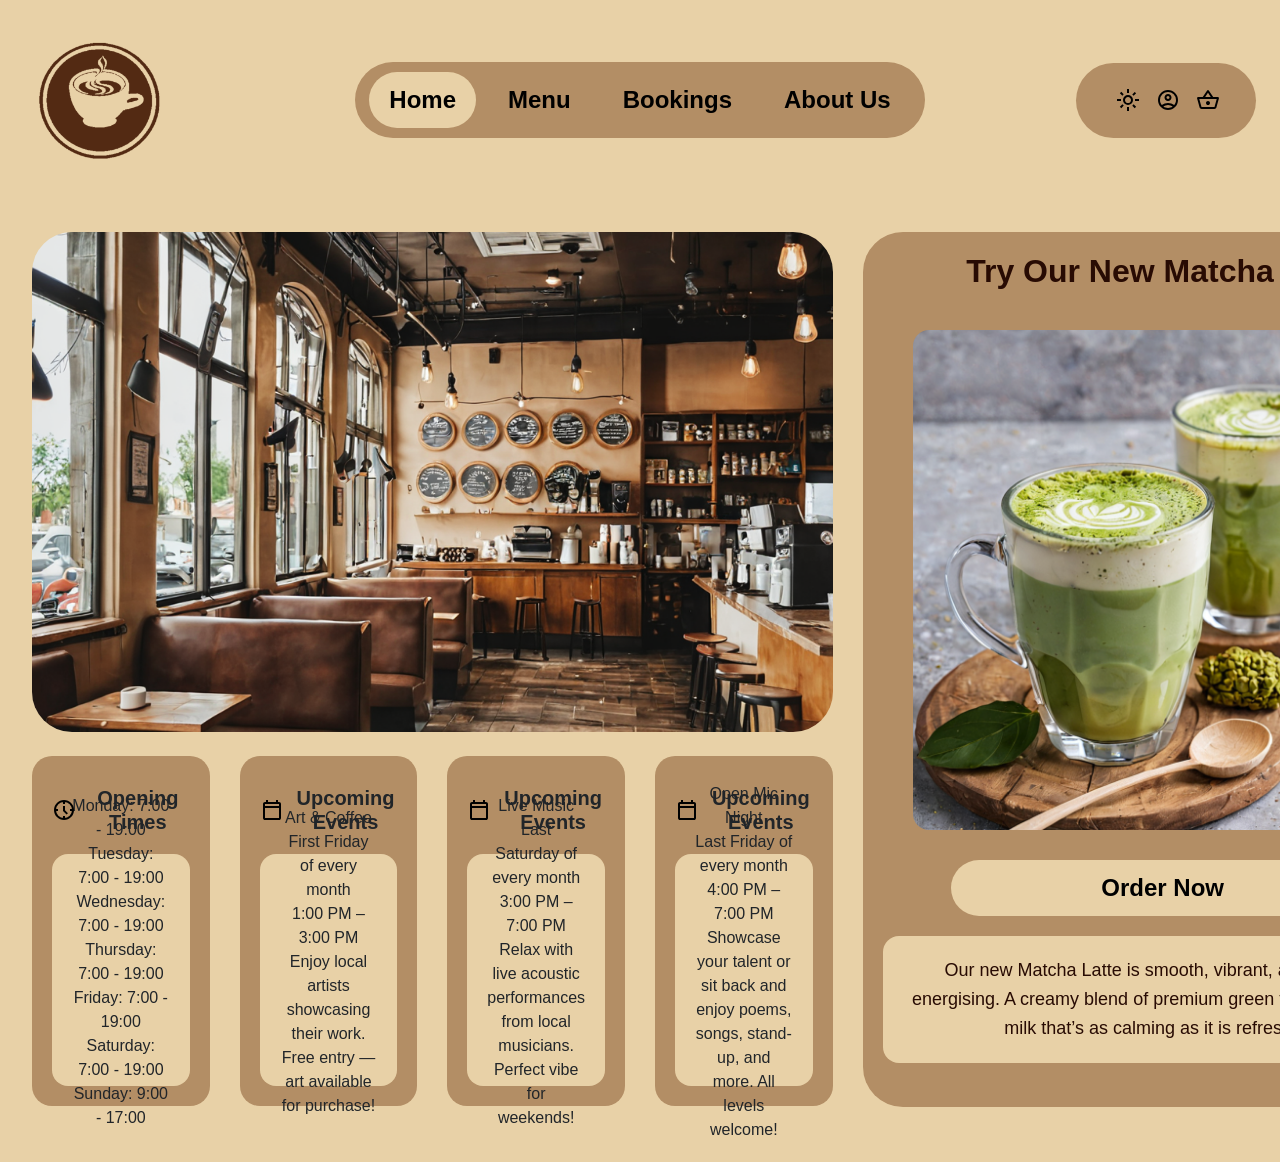
<file: index.html>
<!DOCTYPE html>
<html lang="en">
<head>
    <meta charset="UTF-8">
    <meta name="viewport" content="width=device-width, initial-scale=1.0">
    <title>Cafe Beans</title>

    <link href="https://stackpath.bootstrapcdn.com/bootstrap/4.5.2/css/bootstrap.min.css" rel="stylesheet">
    <link rel="stylesheet" href="home.css">
    <link rel="icon" type="image/png" href="assets/light-logo.png">

    <script src="https://code.jquery.com/jquery-3.5.1.slim.min.js"></script>
    <script src="https://cdn.jsdelivr.net/npm/@popperjs/core@2.9.2/dist/umd/popper.min.js"></script>
    <script src="https://stackpath.bootstrapcdn.com/bootstrap/4.5.2/js/bootstrap.min.js"></script>
</head>
<body>

    <header>
        <nav class="navbar cafe-navbar">
            <div class="nav-left">
                <a class="navbar-brand mb-0" href="#">
                    <img src="assets/dark-logo.png" class="logo-image" alt="Cafe Beans Logo">
                </a>
            </div>

            <div class="nav-center">
                <ul class="nav nav-pills center-pills">
                    <li class="nav-item">
                        <a class="nav-link active" href="index.html">Home</a>
                    </li>
                    <li class="nav-item">
                        <a class="nav-link" href="menu.html">Menu</a>
                    </li>
                    <li class="nav-item">
                        <a class="nav-link" href="bookings.html">Bookings</a>
                    </li>
                    <li class="nav-item">
                        <a class="nav-link" href="about-us.html">About Us</a>
                    </li>
                </ul>
            </div>

            <div class="nav-right">
                <ul class="icon-nav">
                    <li class="nav-item">
                        <a href="#">
                            <img src="./assets/icons/light_mode_24dp_E3E3E3_FILL0_wght400_GRAD0_opsz24.svg" alt="Theme">
                        </a>
                    </li>
                    <li class="nav-item">
                        <a href="#">
                            <img src="./assets/icons/account_circle_24dp_E3E3E3_FILL0_wght400_GRAD0_opsz24.svg" alt="Account">
                        </a>
                    </li>
                    <li class="nav-item">
                        <a href="#">
                            <img src="./assets/icons/shopping_basket_24dp_E3E3E3_FILL0_wght400_GRAD0_opsz24.svg" alt="Basket">
                        </a>
                    </li>
                </ul>
            </div>
        </nav>
    </header>

<main class="container-fluid main-content">
    <div class="row">

        <!-- LEFT SIDE -->
        <div class="col-lg-8">

            <!-- Main Image -->
            <div class="image-container mb-4">
                <img src="./assets/ai-images/main-image.png" class="main-image" alt="Main cafe image">
            </div>

            <!-- NEW ROW: 4 CARDS -->
            <div class="row">

                <div class="col-md-6 col-lg-3 mb-4">
                    <div class="card small-card">
                        <div class="card-body text-center">
                            <div class="card-header-row">
                                <img src="./assets/icons/nest_clock_farsight_analog_24dp_E3E3E3_FILL0_wght400_GRAD0_opsz24.svg" alt="Clock" class="card-icon">
                                <h5>Opening Times</h5>
                            </div>
                            <div class="small-card-desc-card">
                                <div class="small-card-desc-body">
                                    <p class="small-card-text">
                                        Monday: 7:00 - 19:00<br>
                                        Tuesday: 7:00 - 19:00<br>
                                        Wednesday: 7:00 - 19:00<br>
                                        Thursday: 7:00 - 19:00<br>
                                        Friday: 7:00 - 19:00<br>
                                        Saturday: 7:00 - 19:00<br>
                                        Sunday: 9:00 - 17:00
                                </p>
                                </div>
                            </div>
                        </div>
                    </div>
                </div>

                <div class="col-md-6 col-lg-3 mb-4">
                    <div class="card small-card">
                        <div class="card-body text-center">
                            <div class="card-header-row">
                                <img src="./assets/icons/calendar_today_24dp_E3E3E3_FILL0_wght400_GRAD0_opsz24.svg" alt="Calendar" class="card-icon">
                                <h5>Upcoming Events</h5>
                            </div>
                            <div class="small-card-desc-card">
                                <div class="small-card-desc-body">
                                    <p class="small-card-text">
                                        Art & Coffee<br>
First Friday of every month<br> 1:00 PM – 3:00 PM<br>
                                         Enjoy local artists showcasing their work. Free entry — art available for purchase!
                                    </p>
                                </div>
                            </div>
                        </div>
                    </div>
                </div>

                <div class="col-md-6 col-lg-3 mb-4">
                    <div class="card small-card">
                        <div class="card-body text-center">
                            <div class="card-header-row">
                                <img src="./assets/icons/calendar_today_24dp_E3E3E3_FILL0_wght400_GRAD0_opsz24.svg" alt="Calendar" class="card-icon">
                                <h5>Upcoming Events</h5>
                            </div>
                            <div class="small-card-desc-card">
                                <div class="small-card-desc-body">
                                    <p class="small-card-text">
                                    Live Music<br>
Last Saturday of every month<br> 3:00 PM – 7:00 PM<br>
                                    Relax with live acoustic performances from local musicians. Perfect vibe for weekends!
                                    </p>
                                </div>
                            </div>
                        </div>
                    </div>
                </div>

                <div class="col-md-6 col-lg-3 mb-4">
                    <div class="card small-card">
                        <div class="card-body text-center">
                            <div class="card-header-row">
                                <img src="./assets/icons/calendar_today_24dp_E3E3E3_FILL0_wght400_GRAD0_opsz24.svg" alt="Calendar" alt="Clock" class="card-icon">
                                <h5>Upcoming Events</h5>
                            </div>
                            <div class="small-card-desc-card">
                                <div class="small-card-desc-body">
                                    <p class="small-card-text">
                                        Open Mic Night<br>
Last Friday of every month<br> 4:00 PM – 7:00 PM<br>
Showcase your talent or sit back and enjoy poems,
songs, stand-up, and more. All levels welcome!
                                </p>
                                </div>
                            </div>
                        </div>
                    </div>
                </div>

            </div>
        </div>

        <!-- RIGHT SIDE -->
        <div class="col-lg-4">
            <div class="card info-card">
                <div class="card-info-body">
                    <h3 class="card-title">Try Our New Matcha Latte</h3>
                        <img src="./assets/ai-images/matcha-latte.png" class="card-image" alt="Card image">
                        <a href="#" class="btn custom-btn">Order Now</a>
                        <div class="card-desc-card">
                            <div class="card-desc-body">
                                <p class="card-text">
                                    Our new Matcha Latte is smooth, vibrant,
                                    and naturally energising. A creamy blend of premium green tea and steamed milk that’s 
                                    as calming as it is refreshing.
                               </p>
                            </div>
                        </div>
                    </div>
                </div>
            </div>
        </div>
    </div>
</main>

</body>
</html>
</file>
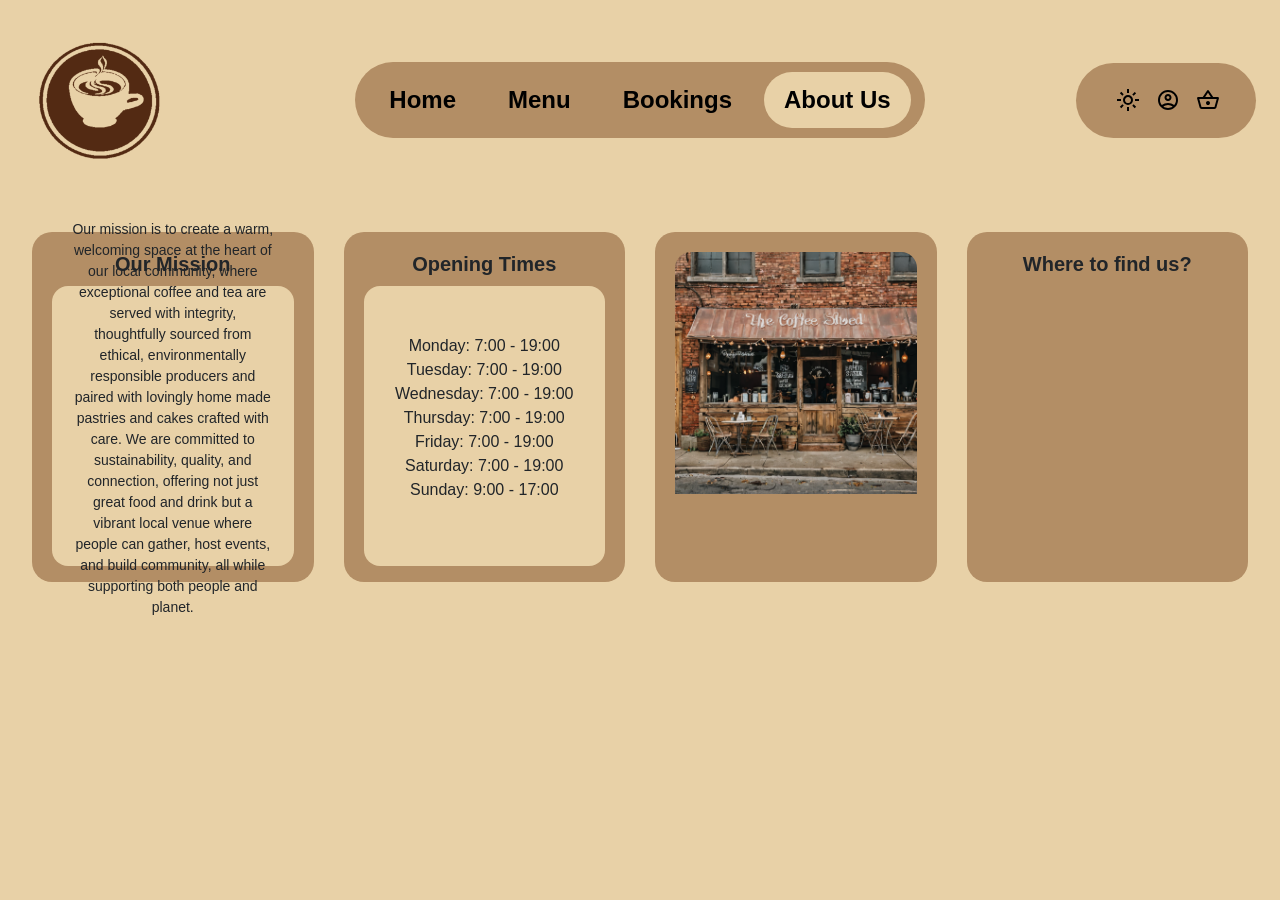
<file: about-us.html>
<!DOCTYPE html>
<html lang="en">
<head>
    <meta charset="UTF-8">
    <meta name="viewport" content="width=device-width, initial-scale=1.0">
    <title>Cafe Beans</title>

    <link href="https://stackpath.bootstrapcdn.com/bootstrap/4.5.2/css/bootstrap.min.css" rel="stylesheet">
    <link rel="stylesheet" href="about-us.css">
    <link rel="icon" type="image/png" href="assets/light-logo.png">

    <script src="https://code.jquery.com/jquery-3.5.1.slim.min.js"></script>
    <script src="https://cdn.jsdelivr.net/npm/@popperjs/core@2.9.2/dist/umd/popper.min.js"></script>
    <script src="https://stackpath.bootstrapcdn.com/bootstrap/4.5.2/js/bootstrap.min.js"></script>
</head>
<body>

    <header>
        <nav class="navbar cafe-navbar">
            <div class="nav-left">
                <a class="navbar-brand mb-0" href="#">
                    <img src="assets/dark-logo.png" class="logo-image" alt="Cafe Beans Logo">
                </a>
            </div>

            <div class="nav-center">
                <ul class="nav nav-pills center-pills">
                    <li class="nav-item">
                        <a class="nav-link" href="index.html">Home</a>
                    </li>
                    <li class="nav-item">
                        <a class="nav-link" href="menu.html">Menu</a>
                    </li>
                    <li class="nav-item">
                        <a class="nav-link" href="bookings.html">Bookings</a>
                    </li>
                    <li class="nav-item">
                        <a class="nav-link active" href="about-us.html">About Us</a>
                    </li>
                </ul>
            </div>

            <div class="nav-right">
                <ul class="icon-nav">
                    <li class="nav-item">
                        <a href="#">
                            <img src="./assets/icons/light_mode_24dp_E3E3E3_FILL0_wght400_GRAD0_opsz24.svg" alt="Theme">
                        </a>
                    </li>
                    <li class="nav-item">
                        <a href="#">
                            <img src="./assets/icons/account_circle_24dp_E3E3E3_FILL0_wght400_GRAD0_opsz24.svg" alt="Account">
                        </a>
                    </li>
                    <li class="nav-item">
                        <a href="#">
                            <img src="./assets/icons/shopping_basket_24dp_E3E3E3_FILL0_wght400_GRAD0_opsz24.svg" alt="Basket">
                        </a>
                    </li>
                </ul>
            </div>
        </nav>
    </header>

<main class="container-fluid main-content">
            <div class="row">

                <div class="col-md-6 col-lg-3 mb-4">
                    <div class="card small-card">
                        <div class="card-body text-center">
                            <h5>Our Mission</h5>
                            <div class="small-card-desc-card">
                                <div class="small-card-desc-body">
                                    <p class="mission-small-card-text">
                                        Our mission is to create a warm, welcoming space at the heart of our local community, where exceptional coffee and tea are served with integrity, thoughtfully sourced from ethical, environmentally responsible producers and paired with lovingly home made pastries and cakes crafted with care. We are committed to sustainability, quality, and connection, offering not just great food and drink but a vibrant local venue where people can gather, host events, and build community, all while supporting both people and planet.
                                </p>
                                </div>
                            </div>
                        </div>
                    </div>
                </div>

                <div class="col-md-6 col-lg-3 mb-4">
                    <div class="card small-card">
                        <div class="card-body text-center">
                            <h5>Opening Times</h5>
                            <div class="small-card-desc-card">
                                <div class="small-card-desc-body">
                                    <p class="small-card-text">
                                        Monday: 7:00 - 19:00<br>
                                        Tuesday: 7:00 - 19:00<br>
                                        Wednesday: 7:00 - 19:00<br>
                                        Thursday: 7:00 - 19:00<br>
                                        Friday: 7:00 - 19:00<br>
                                        Saturday: 7:00 - 19:00<br>
                                        Sunday: 9:00 - 17:00
                                    </p>
                                </div>
                            </div>
                        </div>
                    </div>
                </div>

                <div class="col-md-6 col-lg-3 mb-4">
                    <div class="card small-card">
                        <div class="card-body text-center">
                            <div class="about-image-container mb-4">
                                <img src="./assets/ai-images/about-us-cafe.png" class="about-card-image img-fluid" alt="Card image">
                            </div>
                        </div>
                    </div>
                </div>

                <div class="col-md-6 col-lg-3 mb-4">
                    <div class="card small-card">
                        <div class="card-body text-center">
                            <div class="image-container mb-4">
                                <h5>Where to find us?</h5>
                                <iframe
                                    src="https://www.google.com/maps?q=Watford&output=embed"
                                    width="100%"
                                    height="280px"
                                    style="border:0; border-radius:12px;"
                                    allowfullscreen=""
                                    loading="lazy">
                                </iframe>
                            </div>
                        </div>
                    </div>
                </div>

            </div>
        </div>
</main>

</body>
</html>
</file>
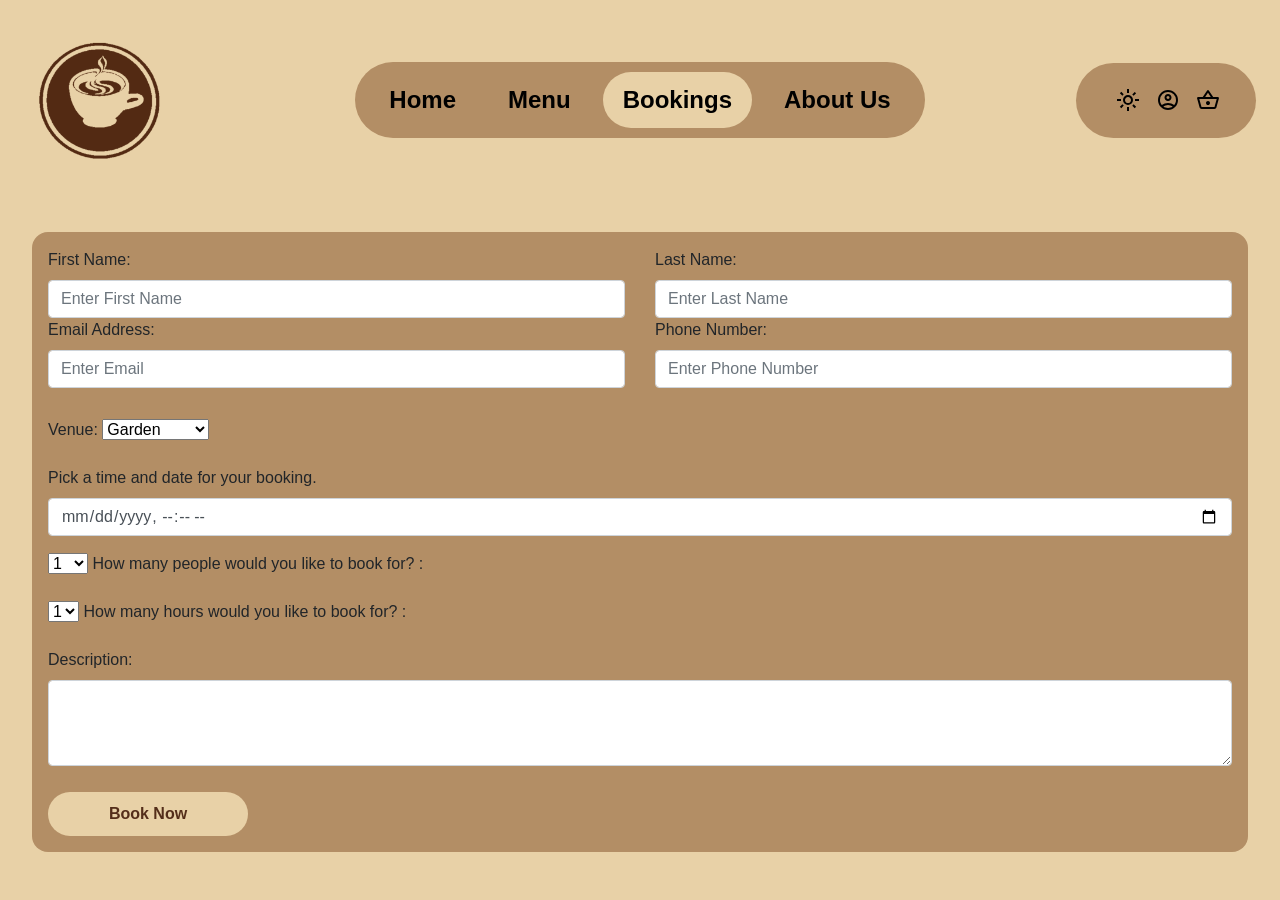
<file: bookings.html>
<!DOCTYPE html>
<html lang="en">
<head>
    <meta charset="UTF-8">
    <meta name="viewport" content="width=device-width, initial-scale=1.0">
    <title>Cafe Beans</title>

    <link href="https://stackpath.bootstrapcdn.com/bootstrap/4.5.2/css/bootstrap.min.css" rel="stylesheet">
    <link rel="stylesheet" href="bookings.css">
    <link rel="icon" type="image/png" href="assets/light-logo.png">

    <script src="https://code.jquery.com/jquery-3.5.1.slim.min.js"></script>
    <script src="https://cdn.jsdelivr.net/npm/@popperjs/core@2.9.2/dist/umd/popper.min.js"></script>
    <script src="https://stackpath.bootstrapcdn.com/bootstrap/4.5.2/js/bootstrap.min.js"></script>
</head>
<body>

    <header>
        <nav class="navbar cafe-navbar">
            <div class="nav-left">
                <a class="navbar-brand mb-0" href="#">
                    <img src="assets/dark-logo.png" class="logo-image" alt="Cafe Beans Logo">
                </a>
            </div>

            <div class="nav-center">
                <ul class="nav nav-pills center-pills">
                    <li class="nav-item">
                        <a class="nav-link" href="index.html">Home</a>
                    </li>
                    <li class="nav-item">
                        <a class="nav-link" href="menu.html">Menu</a>
                    </li>
                    <li class="nav-item">
                        <a class="nav-link active" href="bookings.html">Bookings</a>
                    </li>
                    <li class="nav-item">
                        <a class="nav-link" href="about-us.html">About Us</a>
                    </li>
                </ul>
            </div>

            <div class="nav-right">
                <ul class="icon-nav">
                    <li class="nav-item">
                        <a href="#">
                            <img src="./assets/icons/light_mode_24dp_E3E3E3_FILL0_wght400_GRAD0_opsz24.svg" alt="Theme">
                        </a>
                    </li>
                    <li class="nav-item">
                        <a href="#">
                            <img src="./assets/icons/account_circle_24dp_E3E3E3_FILL0_wght400_GRAD0_opsz24.svg" alt="Account">
                        </a>
                    </li>
                    <li class="nav-item">
                        <a href="#">
                            <img src="./assets/icons/shopping_basket_24dp_E3E3E3_FILL0_wght400_GRAD0_opsz24.svg" alt="Basket">
                        </a>
                    </li>
                </ul>
            </div>
        </nav>
    </header>

<main class="container-fluid main-content">
    <form action="/action_page.php" class="validate-fields">
    <div class="p-3">
        <div class="row">
            <div class="col">
                <label for="fname" class="form-label">First Name:</label>
                <input type="text" class="form-control" id="fname" placeholder="Enter First Name" name="fname" required>
                <div class="valid-feedback">Valid.</div>
                <div class="invalid-feedback">Please fill out this field.</div>
            </div>
            <div class="col">
                <label for="lname" class="form-label">Last Name:</label>
                <input type="text" class="form-control" id="lname" placeholder="Enter Last Name" name="lname" required>
                <div class="valid-feedback">Valid.</div>
                <div class="invalid-feedback">Please fill out this field.</div>
            </div>
        </div>

        <div class="row">
            <div class="col">
                <label for="email" class="form-label">Email Address:</label>
                <input type="email" class="form-control" id="email" placeholder="Enter Email" name="email" required>
                <div class="valid-feedback">Valid.</div>
                <div class="invalid-feedback">Please fill out this field.</div>
            </div>
            <div class="col">
                <label for="tel" class="form-label">Phone Number:</label>
                <input type="tel" class="form-control" id="tel" placeholder="Enter Phone Number" name="tel" required>
                <div class="valid-feedback">Valid.</div>
                <div class="invalid-feedback">Please fill out this field.</div>
            </div>
        </div>
            <div class="venue-form-floating">
            <label for="sel1" class="form-label">Venue:</label>
            <select class="form-select" id="sel1" name="sellist">
                <option>Garden</option>
                <option>Front Room</option>
                <option>Back Room</option>
            </select>
        </div>

        <div class="mb-3"></div>
            <div class="row">
                <div class="col">
                <label for="date" class="form-label">Pick a time and date for your booking.</label>
                <input type="datetime-local" class="form-control" placeholder="Please enter a date" name="email">
                </div>
            </div>
        <div class="mb-3"></div>
        <div class="form-floating">
            <select class="form-select" id="sel1" name="sellist">
                <option>1</option>
                <option>2</option>
                <option>3</option>
                <option>4</option>
                <option>5</option>
                <option>6</option>
                <option>7</option>
                <option>8</option>
                <option>9</option>
                <option>10</option>
            </select>
            <label for="sel1" class="form-label">How many people would you like to book for? :</label>
        </div>
        <div class="mb-3"></div>
        <div class="form-floating">
            <select class="form-select" id="sel1" name="sellist">
                <option>1</option>
                <option>2</option>
                <option>3</option>
                <option>4</option>
                <option>5</option>
                <option>6</option>
            </select>
            <label for="sel1" class="form-label">How many hours would you like to book for? :</label>
        </div>

        <div class="mb-3 mt-3">
            <label for="comment">Description:</label>
            <textarea class="form-control" rows="3" id="comment" name="text"></textarea>
        </div>
        <button href="successful_booking.html" class="btn btn-light" style="color:#542e1a;">Book Now</button>
        </div>
    </form>
</main>

</body>
</html>
</file>
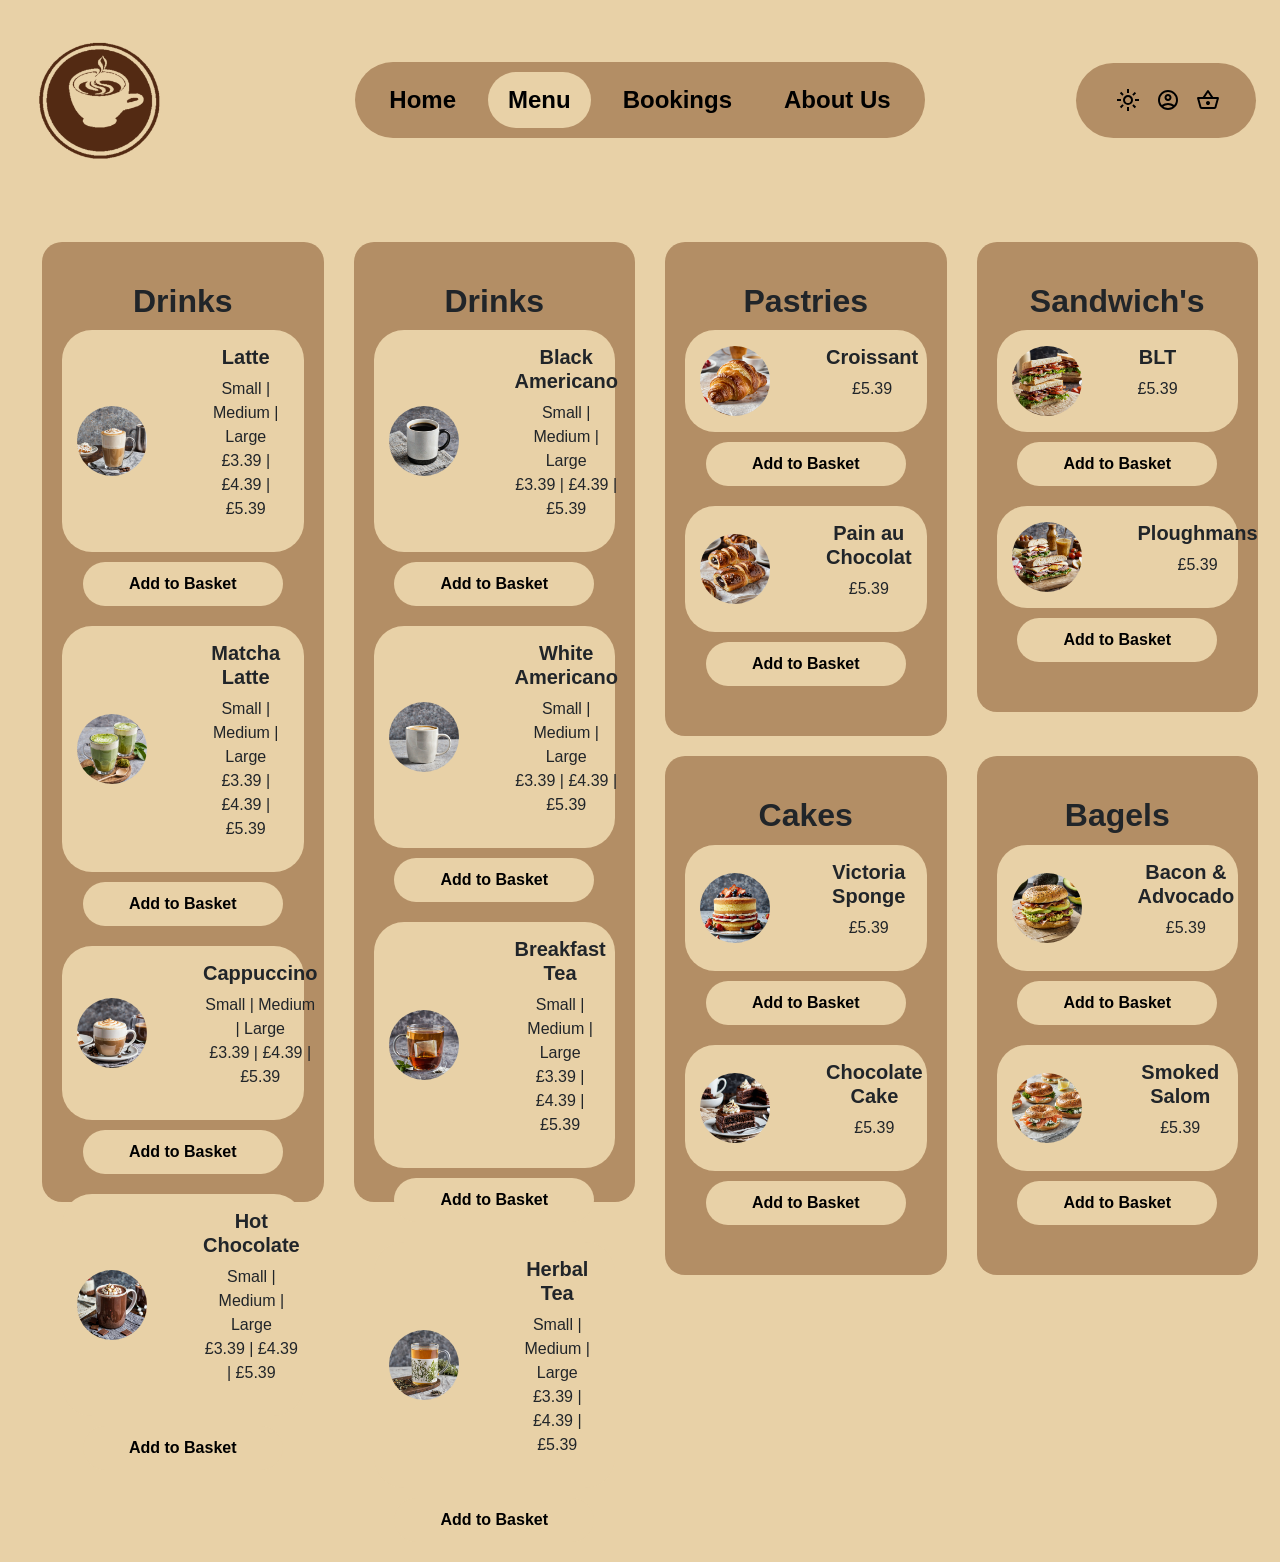
<file: menu.html>
<!DOCTYPE html>
<html lang="en">
<head>
    <meta charset="UTF-8">
    <meta name="viewport" content="width=device-width, initial-scale=1.0">
    <title>Cafe Beans</title>

    <link href="https://stackpath.bootstrapcdn.com/bootstrap/4.5.2/css/bootstrap.min.css" rel="stylesheet">
    <link rel="stylesheet" href="menu-styles.css">
    <link rel="icon" type="image/png" href="assets/light-logo.png">

    <script src="https://code.jquery.com/jquery-3.5.1.slim.min.js"></script>
    <script src="https://cdn.jsdelivr.net/npm/@popperjs/core@2.9.2/dist/umd/popper.min.js"></script>
    <script src="https://stackpath.bootstrapcdn.com/bootstrap/4.5.2/js/bootstrap.min.js"></script>
</head>
<body>

    <header>
        <nav class="navbar cafe-navbar">
            <div class="nav-left">
                <a class="navbar-brand mb-0" href="#">
                    <img src="assets/dark-logo.png" class="logo-image" alt="Cafe Beans Logo">
                </a>
            </div>

            <div class="nav-center">
                <ul class="nav nav-pills center-pills">
                    <li class="nav-item">
                        <a class="nav-link" href="index.html">Home</a>
                    </li>
                    <li class="nav-item">
                        <a class="nav-link active" href="menu.html">Menu</a>
                    </li>
                    <li class="nav-item">
                        <a class="nav-link" href="bookings.html">Bookings</a>
                    </li>
                    <li class="nav-item">
                        <a class="nav-link" href="about-us.html">About Us</a>
                    </li>
                </ul>
            </div>

            <div class="nav-right">
                <ul class="icon-nav">
                    <li class="nav-item">
                        <a href="#">
                            <img src="./assets/icons/light_mode_24dp_E3E3E3_FILL0_wght400_GRAD0_opsz24.svg" alt="Theme">
                        </a>
                    </li>
                    <li class="nav-item">
                        <a href="#">
                            <img src="./assets/icons/account_circle_24dp_E3E3E3_FILL0_wght400_GRAD0_opsz24.svg" alt="Account">
                        </a>
                    </li>
                    <li class="nav-item">
                        <a href="#">
                            <img src="./assets/icons/shopping_basket_24dp_E3E3E3_FILL0_wght400_GRAD0_opsz24.svg" alt="Basket">
                        </a>
                    </li>
                </ul>
            </div>
        </nav>
    </header>

<main class="container-fluid main-content">

            <div class="row">

                <div class="col-lg-3 col-md-6 mb-4">
                    <div class="card menu-card">
                        <div class="card-body text-center">
                            <h2>Drinks</h2>
                            <div class="menu-card-body">
                                <img src="./assets/ai-images/latte.png" class="menu-image" alt="Menu image">
                                
                                <div class="menu-text">
                                    <h5 class="menu-card-text">Latte</h5>
                                    <p class="menu-card-text">
                                        Small | Medium | Large<br>
                                        £3.39 | £4.39 | £5.39
                                    </p>
                                </div>
                            </div>
                            <a href="#" class="btn menu-button">Add to Basket</a>

                            <div class="menu-card-body">
                                <img src="./assets/ai-images/matcha-latte.png" class="menu-image" alt="Menu image">
                                
                                <div class="menu-text">
                                    <h5 class="menu-card-text">Matcha Latte</h5>
                                    <p class="menu-card-text">
                                        Small | Medium | Large<br>
                                        £3.39 | £4.39 | £5.39
                                    </p>
                                </div>
                            </div>
                            <a href="#" class="btn menu-button">Add to Basket</a>

                            <div class="menu-card-body">
                                <img src="./assets/ai-images/cappuccino.png" class="menu-image" alt="Menu image">
                                
                                <div class="menu-text">
                                    <h5 class="menu-card-text">Cappuccino</h5>
                                    <p class="menu-card-text">
                                        Small | Medium | Large<br>
                                        £3.39 | £4.39 | £5.39
                                    </p>
                                </div>
                            </div>
                            <a href="#" class="btn menu-button">Add to Basket</a>

                            <div class="menu-card-body">
                                <img src="./assets/ai-images/hot-chocolate.png" class="menu-image" alt="Menu image">
                                
                                <div class="menu-text">
                                    <h5 class="menu-card-text">Hot Chocolate</h5>
                                    <p class="menu-card-text">
                                        Small | Medium | Large<br>
                                        £3.39 | £4.39 | £5.39
                                    </p>
                                </div>
                            </div>
                            <a href="#" class="btn menu-button">Add to Basket</a>
                        </div>
                    </div>
                </div>

                <div class="col-lg-3 col-md-6 mb-4">
                    <div class="card menu-card">
                        <div class="card-body text-center">
                            <h2>Drinks</h2>
                            <div class="menu-card-body">
                                <img src="./assets/ai-images/black-americano.png" class="menu-image" alt="Menu image">
                                
                                <div class="menu-text">
                                    <h5 class="menu-card-text">Black Americano</h5>
                                    <p class="menu-card-text">
                                        Small | Medium | Large<br>
                                        £3.39 | £4.39 | £5.39
                                    </p>
                                </div>
                            </div>
                            <a href="#" class="btn menu-button">Add to Basket</a>

                            <div class="menu-card-body">
                                <img src="./assets/ai-images/white-americano.png" class="menu-image" alt="Menu image">
                                
                                <div class="menu-text">
                                    <h5 class="menu-card-text">White Americano</h5>
                                    <p class="menu-card-text">
                                        Small | Medium | Large<br>
                                        £3.39 | £4.39 | £5.39
                                    </p>
                                </div>
                            </div>
                            <a href="#" class="btn menu-button">Add to Basket</a>

                            <div class="menu-card-body">
                                <img src="./assets/ai-images/breakfast-tea.png" class="menu-image" alt="Menu image">
                                
                                <div class="menu-text">
                                    <h5 class="menu-card-text">Breakfast Tea</h5>
                                    <p class="menu-card-text">
                                        Small | Medium | Large<br>
                                        £3.39 | £4.39 | £5.39
                                    </p>
                                </div>
                            </div>
                            <a href="#" class="btn menu-button">Add to Basket</a>

                            <div class="menu-card-body">
                                <img src="./assets/ai-images/herbal-tea.png" class="menu-image" alt="Menu image">
                                
                                <div class="menu-text">
                                    <h5 class="menu-card-text">Herbal Tea</h5>
                                    <p class="menu-card-text">
                                        Small | Medium | Large<br>
                                        £3.39 | £4.39 | £5.39
                                    </p>
                                </div>
                            </div>
                            <a href="#" class="btn menu-button">Add to Basket</a>
                        </div>
                    </div>
                </div>

                <div class="col-lg-6 col-md-12">
                    <div class="row">
                        <div class="col-6 col-mb-4">
                            <div class="card small-menu-card">
                                <div class="card-body text-center">
                                    <h2>Pastries</h2>
                                    <div class="menu-card-body">
                                        <img src="./assets/ai-images/croissant.png" class="menu-image" alt="Menu image">
                                        
                                        <div class="menu-text">
                                            <h5 class="menu-card-text">Croissant</h5>
                                            <p class="menu-card-text">
                                                £5.39
                                            </p>
                                        </div>
                                    </div>
                                    <a href="#" class="btn menu-button">Add to Basket</a>

                                    <div class="menu-card-body">
                                        <img src="./assets/ai-images/pain-au-chocolat.png" class="menu-image" alt="Menu image">
                                        
                                        <div class="menu-text">
                                            <h5 class="menu-card-text">Pain au Chocolat</h5>
                                            <p class="menu-card-text">
                                                £5.39
                                            </p>
                                        </div>
                                    </div>
                                    <a href="#" class="btn menu-button">Add to Basket</a>
                                </div>
                            </div>
                        </div>
                        
                        <div class="col-6 col-mb-4">
                            <div class="card small-menu-card">
                                <div class="card-body text-center">
                                    <h2>Sandwich's</h2>
                                    <div class="menu-card-body">
                                        <img src="./assets/ai-images/blt.png" class="menu-image" alt="Menu image">
                                        
                                        <div class="menu-text">
                                            <h5 class="menu-card-text">BLT</h5>
                                            <p class="menu-card-text">
                                                £5.39
                                            </p>
                                        </div>
                                    </div>
                                    <a href="#" class="btn menu-button">Add to Basket</a>

                                    <div class="menu-card-body">
                                        <img src="./assets/ai-images/plougmans.png" class="menu-image" alt="Menu image">
                                        
                                        <div class="menu-text">
                                            <h5 class="menu-card-text">Ploughmans</h5>
                                            <p class="menu-card-text">
                                                £5.39
                                            </p>
                                        </div>
                                    </div>
                                    <a href="#" class="btn menu-button">Add to Basket</a>
                                </div>
                            </div>
                        </div>
                        <div class="col-6 col-mb-4">
                            <div class="card small-menu-card">
                                <div class="card-body text-center">
                                    <h2>Cakes</h2>
                                    <div class="menu-card-body">
                                        <img src="./assets/ai-images/victoria-sponge.png" class="menu-image" alt="Menu image">
                                        
                                        <div class="menu-text">
                                            <h5 class="menu-card-text">Victoria Sponge</h5>
                                            <p class="menu-card-text">
                                                £5.39
                                            </p>
                                        </div>
                                    </div>
                                    <a href="#" class="btn menu-button">Add to Basket</a>

                                    <div class="menu-card-body">
                                        <img src="./assets/ai-images/chocolate-cake.png" class="menu-image" alt="Menu image">
                                        
                                        <div class="menu-text">
                                            <h5 class="menu-card-text">Chocolate Cake</h5>
                                            <p class="menu-card-text">
                                                £5.39
                                            </p>
                                        </div>
                                    </div>
                                    <a href="#" class="btn menu-button">Add to Basket</a>
                                </div>
                            </div>
                        </div>
                        
                        <div class="col-6 col-mb-4">
                            <div class="card small-menu-card">
                                <div class="card-body text-center">
                                    <h2>Bagels</h2>
                                    <div class="menu-card-body">
                                        <img src="./assets/ai-images/bacon-advocado.png" class="menu-image" alt="Menu image">
                                        
                                        <div class="menu-text">
                                            <h5 class="menu-card-text">Bacon & Advocado</h5>
                                            <p class="menu-card-text">
                                                £5.39
                                            </p>
                                        </div>
                                    </div>
                                    <a href="#" class="btn menu-button">Add to Basket</a>

                                    <div class="menu-card-body">
                                        <img src="./assets/ai-images/smoked-salmon-cream-cheese.png" class="menu-image" alt="Menu image">
                                        
                                        <div class="menu-text">
                                            <h5 class="menu-card-text">Smoked Salom</h5>
                                            <p class="menu-card-text">
                                                £5.39
                                            </p>
                                        </div>
                                    </div>
                                    <a href="#" class="btn menu-button">Add to Basket</a>
                                </div>
                            </div>
                        </div>
                    </div>
                </div>
            </div>
        </div>
    </div>
</main>

</body>
</html>
</file>
<file: home.css>
/* ########################## */
/* Page */
/* ########################## */

html,
body {
    margin: 0;
    padding: 0;
    background-color: #E8D1A7;
    min-height: 100vh;
    font-family: Arial, sans-serif;
}


/* ########################## */
/* Navbar */
/* ########################## */

.cafe-navbar {
    display: flex;
    align-items: center;
    justify-content: space-between;
    gap: 24px;
    padding: 20px 24px;
    background-color: transparent;
}

.nav-left,
.nav-right {
    flex: 0 0 220px;
    display: flex;
    align-items: center;
}

.nav-left {
    justify-content: flex-start;
}

.nav-right {
    justify-content: flex-end;
}

/* Logo */
.logo-image {
    width: 150px;
    height: auto;
    display: block;
}

/* Center area */
.nav-center {
    flex: 1;
    display: flex;
    justify-content: center;
}

.center-pills {
    display: flex;
    align-items: center;
    gap: 12px;
    margin: 0;
    padding: 10px 14px;
    list-style: none;
    background-color: #B38E65;
    border-radius: 40px;
}

.center-pills .nav-link {
    color: #000000;
    font-size: 24px;
    font-weight: bold;
    border-radius: 40px;
    padding: 10px 20px;
    transition: 0.2s ease;
}

.center-pills .nav-link:hover {
    color: #000000;
    background-color: #d8bb8f;
}

.center-pills .nav-link.active {
    background-color: #E8D1A7;
    color: #000000;
}

/* Right icon bar */
.icon-nav {
    display: flex;
    align-items: center;
    height: 75px;
    width: 180px;
    gap: 16px;
    list-style: none;
    margin: 0;
    background-color: #B38E65;
    border-radius: 40px;
}

.icon-nav .nav-item {
    display: flex;
    align-items: center;
}

.icon-nav img {
    width: 24px;
    height: 24px;
    filter: brightness(0);
    display: block;
}

/* ########################## */
/* Home Page Content */
/* ########################## */

.main-content {
    padding: 32px;
}

.image-container {
    width: 100%;
    height: 500px;
    overflow: hidden;
    border-radius: 40px;
}

.main-image {
    width: 100%;
    height: 100%;
    object-fit: cover;
    display: block;
}

/* Card */
.info-card {
    border: none;
    border-radius: 40px;
    background-color: #B38E65;
    min-height: 875px;
    padding: 20px;
}

.info-card .card-info-body {
    display: flex;
    flex-direction: column;
    align-items: center;   /* horizontal centering */
    justify-content: center; /* vertical centering if card has height */
    text-align: center;
    height: 100%;
    width: auto;
    gap: 20px;
}

.card-desc-body {
    display: flex;
    flex-direction: column;
    align-items: center;   /* horizontal centering */
    justify-content: center; /* vertical centering if card has height */
    text-align: center;
    height: 100%;
    width: auto;
    gap: 20px;
}

.card-desc-card {
    border: none;
    border-radius: 16px;
    background-color: #E8D1A7;
    padding: 20px;
    width: auto;
}

.info-card {
    width: 600px;
}

.info-card .card-title {
    font-size: 32px;
    font-weight: bold;
    margin-bottom: 20px;
    color: #280B03;
}

.card-image {
    width: auto;
    height: 500px;
    border-radius: 16px;
}

.info-card .card-text {
    font-size: 18px;
    color: #280B03;
    line-height: 1.6;
}

.custom-btn {
    background-color: #E8D1A7;
    color: #000000;
    font-size: 24px;
    font-weight: bold;
    border: none;
    border-radius: 30px;
    padding: 10px 150px;
    margin-top: 10px;
}

.custom-btn:hover {
    color: #E8D1A7;
    background-color: #3a1408;
}

.small-card {
    border-radius: 20px;
    background-color: #B38E65;
    border: none;
    padding: 10px 0px;
    height: 350px;
}

.small-card h5 {
    margin: 0;
    font-weight: bold;
}

.about-image-container {
    width: 100%;
    height: 300px;
    overflow: hidden;
    border-radius: 16px;
}

.card-header-row {
    display: flex;
    align-items: center;   /* vertically align */
    justify-content: center; /* keep centered like your design */
    gap: 10px;
    padding: 0px 0px 20px;
}

.card-icon {
    width: 24px;
    height: 24px;
    filter: brightness(0);
}

.small-card-desc-body {
    display: flex;
    flex-direction: column;
    align-items: center;   /* horizontal centering */
    justify-content: center; /* vertical centering if card has height */
    text-align: center;
    height: 100%;
    width: auto;
    gap: 20px;
}

.small-card-desc-card {
    border: none;
    border-radius: 16px;
    background-color: #E8D1A7;
    padding: 20px;
    width: auto;
    height: 80%;
}


/* ########################## */
/* Responsive */
/* ########################## */

@media (max-width: 991.98px) {

    .cafe-navbar {
        flex-direction: column;
        align-items: stretch;
        gap: 16px;
    }

    .nav-left,
    .nav-center,
    .nav-right {
        flex: unset;
        width: 100%;
        justify-content: center;
    }

    .nav-left {
        justify-content: center;
    }

    .center-pills {
        justify-content: center;
        flex-wrap: wrap;
    }

    .image-container,
    .info-card {
        min-height: auto;
        height: auto;
    }

    .image-container {
        height: 350px;
    }
}
</file>
<file: about-us.css>
/* ########################## */
/* Page */
/* ########################## */

html,
body {
    margin: 0;
    padding: 0;
    background-color: #E8D1A7;
    min-height: 100vh;
    font-family: Arial, sans-serif;
}


/* ########################## */
/* Navbar */
/* ########################## */

.cafe-navbar {
    display: flex;
    align-items: center;
    justify-content: space-between;
    gap: 24px;
    padding: 20px 24px;
    background-color: transparent;
}

.nav-left,
.nav-right {
    flex: 0 0 220px;
    display: flex;
    align-items: center;
}

.nav-left {
    justify-content: flex-start;
}

.nav-right {
    justify-content: flex-end;
}

/* Logo */
.logo-image {
    width: 150px;
    height: auto;
    display: block;
}

/* Center area */
.nav-center {
    flex: 1;
    display: flex;
    justify-content: center;
}

.center-pills {
    display: flex;
    align-items: center;
    gap: 12px;
    margin: 0;
    padding: 10px 14px;
    list-style: none;
    background-color: #B38E65;
    border-radius: 40px;
}

.center-pills .nav-link {
    color: #000000;
    font-size: 24px;
    font-weight: bold;
    border-radius: 40px;
    padding: 10px 20px;
    transition: 0.2s ease;
}

.center-pills .nav-link:hover {
    color: #000000;
    background-color: #d8bb8f;
}

.center-pills .nav-link.active {
    background-color: #E8D1A7;
    color: #000000;
}

/* Right icon bar */
.icon-nav {
    display: flex;
    align-items: center;
    height: 75px;
    width: 180px;
    gap: 16px;
    list-style: none;
    margin: 0;
    background-color: #B38E65;
    border-radius: 40px;
}

.icon-nav .nav-item {
    display: flex;
    align-items: center;
}

.icon-nav img {
    width: 24px;
    height: 24px;
    filter: brightness(0);
    display: block;
}

/* ########################## */
/* Home Page Content */
/* ########################## */

.main-content {
    padding: 32px;
}

.image-container {
    width: 100%;
    height: 500px;
    overflow: hidden;
    border-radius: 40px;
}

.main-image {
    width: 100%;
    height: 100%;
    object-fit: cover;
    display: block;
}

/* Card */

.small-card {
    border-radius: 20px;
    background-color: #B38E65;
    border: none;
    height: 350px;
}

.small-card h5 {
    margin: 0;
    font-weight: bold;
    padding: 0px 0px 10px;
}

.mission-small-card-text {
    font-size: 14px;
}

.about-image-container {
    width: 100%;
    height: 310px;
    overflow: hidden;
    border-radius: 16px;
}

.small-card-desc-body {
    display: flex;
    flex-direction: column;
    align-items: center;   /* horizontal centering */
    justify-content: center; /* vertical centering if card has height */
    text-align: center;
    height: 240px;
    width: auto;
    gap: 20px;
}

.small-card-desc-card {
    border: none;
    border-radius: 16px;
    background-color: #E8D1A7;
    padding: 20px;
    width: auto;
}

/* ########################## */
/* Responsive */
/* ########################## */

@media (max-width: 991.98px) {

    .cafe-navbar {
        flex-direction: column;
        align-items: stretch;
        gap: 16px;
    }

    .nav-left,
    .nav-center,
    .nav-right {
        flex: unset;
        width: 100%;
        justify-content: center;
    }

    .nav-left {
        justify-content: center;
    }

    .center-pills {
        justify-content: center;
        flex-wrap: wrap;
    }

    .image-container,
    .info-card {
        min-height: auto;
        height: auto;
    }

    .image-container {
        height: 350px;
    }
}
</file>
<file: bookings.css>
/* ########################## */
/* Page */
/* ########################## */

html,
body {
    margin: 0;
    padding: 0;
    background-color: #E8D1A7;
    min-height: 100vh;
    font-family: Arial, sans-serif;
}


/* ########################## */
/* Navbar */
/* ########################## */

.cafe-navbar {
    display: flex;
    align-items: center;
    justify-content: space-between;
    gap: 24px;
    padding: 20px 24px;
    background-color: transparent;
}

.nav-left,
.nav-right {
    flex: 0 0 220px;
    display: flex;
    align-items: center;
}

.nav-left {
    justify-content: flex-start;
}

.nav-right {
    justify-content: flex-end;
}

/* Logo */
.logo-image {
    width: 150px;
    height: auto;
    display: block;
}

/* Center area */
.nav-center {
    flex: 1;
    display: flex;
    justify-content: center;
}

.center-pills {
    display: flex;
    align-items: center;
    gap: 12px;
    margin: 0;
    padding: 10px 14px;
    list-style: none;
    background-color: #B38E65;
    border-radius: 40px;
}

.center-pills .nav-link {
    color: #000000;
    font-size: 24px;
    font-weight: bold;
    border-radius: 40px;
    padding: 10px 20px;
    transition: 0.2s ease;
}

.center-pills .nav-link:hover {
    color: #000000;
    background-color: #d8bb8f;
}

.center-pills .nav-link.active {
    background-color: #E8D1A7;
    color: #000000;
}

/* Right icon bar */
.icon-nav {
    display: flex;
    align-items: center;
    height: 75px;
    width: 180px;
    gap: 16px;
    list-style: none;
    margin: 0;
    background-color: #B38E65;
    border-radius: 40px;
}

.icon-nav .nav-item {
    display: flex;
    align-items: center;
}

.icon-nav img {
    width: 24px;
    height: 24px;
    filter: brightness(0);
    display: block;
}

/* ########################## */
/* Home Page Content */
/* ########################## */

.main-content {
    padding: 32px;
}

.btn {
    background-color: #E8D1A7;
    color: #000000;
    font-size: 16px;
    font-weight: bold;
    border: none;
    border-radius: 30px;
    padding: 10px 20px;
    margin-top: 10px;

    min-width: 200px;
}

.p-3 {
    background-color: #B38E65;
    border-radius: 16px;
}

.venue-form-floating {
    padding: 30px 0px 0px;
}

/* ########################## */
/* Responsive */
/* ########################## */

@media (max-width: 991.98px) {

    .cafe-navbar {
        flex-direction: column;
        align-items: stretch;
        gap: 16px;
    }

    .nav-left,
    .nav-center,
    .nav-right {
        flex: unset;
        width: 100%;
        justify-content: center;
    }

    .nav-left {
        justify-content: center;
    }

    .center-pills {
        justify-content: center;
        flex-wrap: wrap;
    }

    .image-container,
    .info-card {
        min-height: auto;
        height: auto;
    }

    .image-container {
        height: 350px;
    }
}
</file>
<file: menu-styles.css>
/* ########################## */
/* Page */
/* ########################## */
html,
body {
    margin: 0;
    padding: 0;
    background-color: #E8D1A7;
    min-height: 100vh;
    font-family: Arial, sans-serif;
}


/* ########################## */
/* Navbar */
/* ########################## */
.cafe-navbar {
    display: flex;
    align-items: center;
    justify-content: space-between;
    gap: 24px;
    padding: 20px 24px;
    background-color: transparent;
}

/* Left and right equal widths keep center truly centered */
.nav-left,
.nav-right {
    flex: 0 0 220px;
    display: flex;
    align-items: center;
}

.nav-left {
    justify-content: flex-start;
}

.nav-right {
    justify-content: flex-end;
}

/* Logo */
.logo-image {
    width: 150px;
    height: auto;
    display: block;
}

/* Center area */
.nav-center {
    flex: 1;
    display: flex;
    justify-content: center;
}

.center-pills {
    display: flex;
    align-items: center;
    gap: 12px;
    margin: 0;
    padding: 10px 14px;
    list-style: none;
    background-color: #B38E65;
    border-radius: 40px;
}

.center-pills .nav-link {
    color: #000000;
    font-size: 24px;
    font-weight: bold;
    border-radius: 40px;
    padding: 10px 20px;
    transition: 0.2s ease;
}

.center-pills .nav-link:hover {
    color: #000000;
    background-color: #d8bb8f;
}

.center-pills .nav-link.active {
    background-color: #E8D1A7;
    color: #000000;
}

/* Right icon bar */
.icon-nav {
    display: flex;
    align-items: center;
    height: 75px;
    width: 180px;
    gap: 16px;
    list-style: none;
    margin: 0;
    background-color: #B38E65;
    border-radius: 40px;
}

.icon-nav .nav-item {
    display: flex;
    align-items: center;
}

.icon-nav img {
    width: 24px;
    height: 24px;
    filter: brightness(0);
    display: block;
}


/* ########################## */
/* Menu Content */
/* ########################## */

.main-content {
    padding: 32px;
}

.menu-card {
    height: 960px;
}

.menu-card h2 {
    margin: 0;
    font-weight: bold;
    padding: 10px 0px;
}

.menu-card-body {
    display: flex;
    align-items: center;
    gap: 56px;
    background-color: #E8D1A7;
    border-radius: 30px;
    padding: 15px;
}

.menu-image {
    width: 70px;
    height: auto;
    border-radius: 35px;
}

.menu-text h5{
    font-weight: bold;
}

.menu-button {
    background-color: #E8D1A7;
    color: #000000;
    font-size: 16px;
    font-weight: bold;
    border: none;
    border-radius: 30px;
    padding: 10px 20px;
    margin-top: 10px;
    margin-bottom: 20px;
    min-width: 200px;
}

.menu-button:hover {
    color: #E8D1A7;
    background-color: #3a1408;
}

.small-menu-card h2 {
    margin: 0;
    font-weight: bold;
    padding: 10px;
}

.menu-card,
.small-menu-card {
    width: 100%;
    border-radius: 20px;
    background-color: #B38E65;
    border: none;
    margin: 10px;
    padding: 10px 0px;
}








/* ########################## */
/* Responsive */
/* ########################## */

@media (max-width: 991.98px) {

    .cafe-navbar {
        flex-direction: column;
        align-items: stretch;
        gap: 16px;
    }

    .nav-left,
    .nav-center,
    .nav-right {
        flex: unset;
        width: 100%;
        justify-content: center;
    }

    .nav-left {
        justify-content: center;
    }

    .center-pills {
        justify-content: center;
        flex-wrap: wrap;
    }

    .image-container,
    .info-card {
        min-height: auto;
        height: auto;
    }

    .image-container {
        height: 350px;
    }
}
</file>
